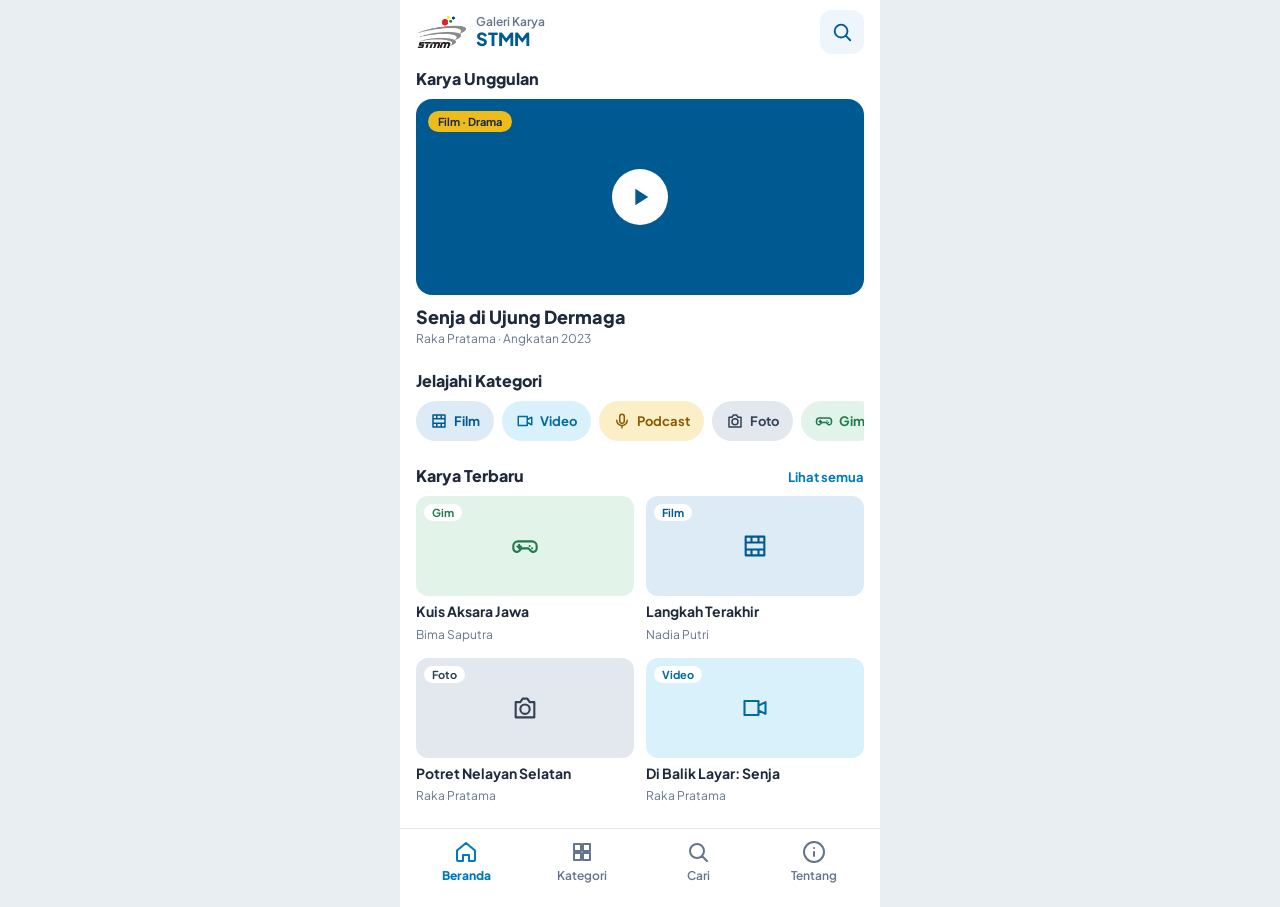
<file: index.html>
<!doctype html>
<html lang="id">
<head>
  <meta charset="utf-8">
  <meta name="viewport" content="width=device-width, initial-scale=1">
  <meta name="theme-color" content="#0179BB">
  <title>Galeri Karya STMM</title>
  <link rel="preconnect" href="https://fonts.googleapis.com">
  <link rel="stylesheet" href="https://fonts.googleapis.com/css2?family=Plus+Jakarta+Sans:wght@400;500;600;700;800&display=swap">
  <link rel="stylesheet" href="css/tokens.css">
  <link rel="stylesheet" href="css/style.css">
  <link rel="stylesheet" href="css/halaman/beranda.css">
</head>
<body data-halaman="beranda">
  <div class="app">
    <!-- Tim 1 · Layar Beranda -->
    <header class="bilah-atas">
      <a class="merek" href="index.html">
        <img src="assets/logo-stmm.png" alt="Logo STMM">
        <span>
          <span class="merek__kecil">Galeri Karya</span>
          <span class="merek__besar">STMM</span>
        </span>
      </a>
      <a class="ikon-tombol ikon-tombol--lembut" href="cari.html" aria-label="Cari karya" id="tombol-cari"></a>
    </header>

    <main class="konten">
      <section class="bagian">
        <h2 class="judul-bagian">Karya Unggulan</h2>
        <div id="unggulan"></div>
      </section>

      <section class="bagian">
        <h2 class="judul-bagian">Jelajahi Kategori</h2>
        <div class="deret-chip deret-chip--geser" id="daftar-kategori"></div>
      </section>

      <section class="bagian">
        <div class="bagian__kepala">
          <h2 class="judul-bagian">Karya Terbaru</h2>
          <a class="tautan-kecil" href="kategori.html">Lihat semua</a>
        </div>
        <div class="grid-2" id="karya-terbaru"></div>
      </section>
    </main>

    <nav class="nav-bawah" id="nav-bawah" aria-label="Navigasi utama">
      <a class="nav-bawah__item" href="index.html" aria-current="page">
        <svg width="24" height="24" viewBox="0 0 24 24" fill="none" stroke="currentColor" stroke-width="2" stroke-linecap="round" stroke-linejoin="round" aria-hidden="true"><path d="M3 10.5 12 3l9 7.5V20a1 1 0 0 1-1 1h-5v-6H9v6H4a1 1 0 0 1-1-1z"/></svg>Beranda
      </a>
      <a class="nav-bawah__item" href="kategori.html">
        <svg width="24" height="24" viewBox="0 0 24 24" fill="none" stroke="currentColor" stroke-width="2" stroke-linecap="round" stroke-linejoin="round" aria-hidden="true"><path d="M4 4h7v7H4zM13 4h7v7h-7zM4 13h7v7H4zM13 13h7v7h-7z"/></svg>Kategori
      </a>
      <a class="nav-bawah__item" href="cari.html">
        <svg width="24" height="24" viewBox="0 0 24 24" fill="none" stroke="currentColor" stroke-width="2" stroke-linecap="round" stroke-linejoin="round" aria-hidden="true"><path d="M11 18a7 7 0 1 0 0-14 7 7 0 0 0 0 14zM21 21l-5-5"/></svg>Cari
      </a>
      <a class="nav-bawah__item" href="tentang.html">
        <svg width="24" height="24" viewBox="0 0 24 24" fill="none" stroke="currentColor" stroke-width="2" stroke-linecap="round" stroke-linejoin="round" aria-hidden="true"><path d="M12 22a10 10 0 1 0 0-20 10 10 0 0 0 0 20zM12 16v-4M12 8h.01"/></svg>Tentang
      </a>
    </nav>
  </div>

  <script src="js/data.js"></script>
  <script src="js/app.js"></script>
  <script src="js/halaman/beranda.js"></script>
</body>
</html>
</file>
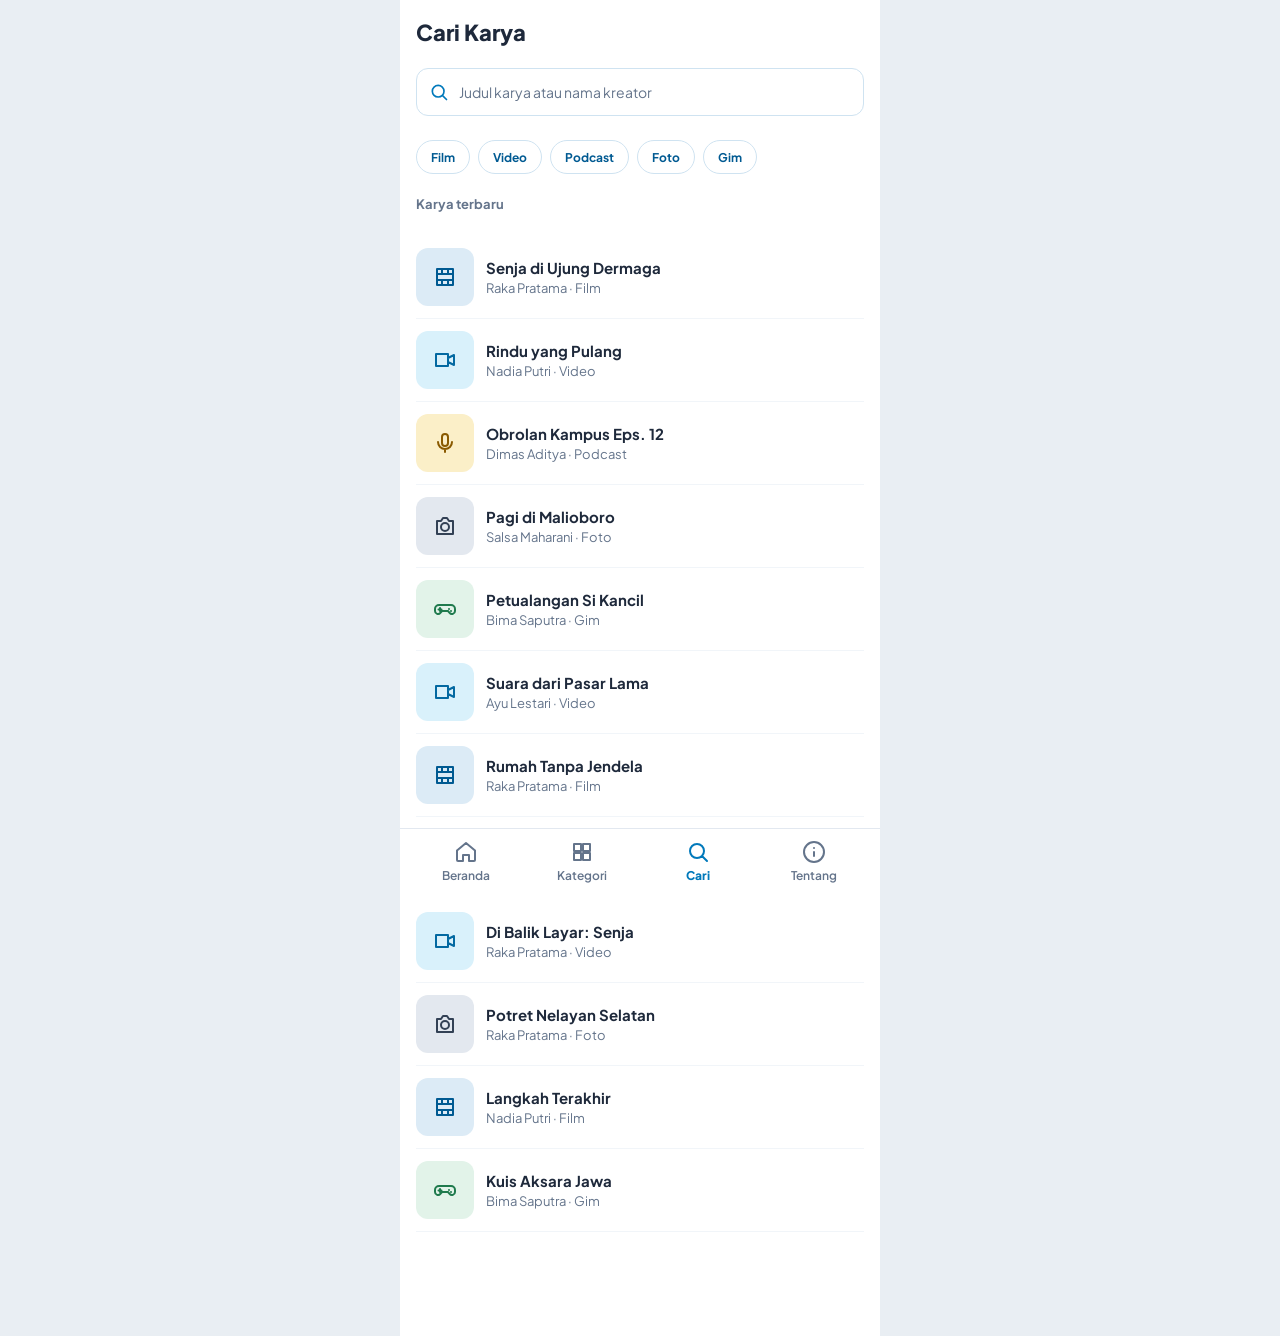
<file: cari.html>
<!doctype html>
<html lang="id">
<head>
  <meta charset="utf-8">
  <meta name="viewport" content="width=device-width, initial-scale=1">
  <meta name="theme-color" content="#0179BB">
  <title>Cari Karya - Galeri Karya STMM</title>
  <link rel="preconnect" href="https://fonts.googleapis.com">
  <link rel="stylesheet" href="https://fonts.googleapis.com/css2?family=Plus+Jakarta+Sans:wght@400;500;600;700;800&display=swap">
  <link rel="stylesheet" href="css/tokens.css">
  <link rel="stylesheet" href="css/style.css">
  <link rel="stylesheet" href="css/halaman/cari.css">
</head>
<body data-halaman="cari">
  <div class="app">
    <header class="bilah-atas">
      <h1 class="judul-layar">Cari Karya</h1>
    </header>

    <main class="konten">
      <!-- Bilah input pencarian -->
      <div class="cari-bar">
        <span class="cari-bar__ikon" id="ikon-cari" aria-hidden="true"></span>
        <input
          type="search"
          id="input-cari"
          class="cari-bar__input"
          placeholder="Judul karya atau nama kreator"
          aria-label="Cari karya atau nama kreator"
          autocomplete="off">
        <button type="button" id="tombol-hapus" class="cari-bar__hapus" aria-label="Hapus pencarian" style="display: none;">
          ✕
        </button>
      </div>

      <!-- Deret chip filter kategori -->
      <div class="deret-chip deret-chip--cari" id="daftar-chip-cari" role="toolbar" aria-label="Filter kategori"></div>

      <!-- Keterangan hasil -->
      <div class="cari-subjudul" id="subjudul-hasil">Karya terbaru</div>

      <!-- Daftar hasil pencarian -->
      <div class="cari-daftar" id="daftar-hasil"></div>

      <!-- Pesan kosong jika tidak ada hasil -->
      <div id="wadah-kosong" style="display: none;"></div>
    </main>

    <nav class="nav-bawah" id="nav-bawah" aria-label="Navigasi utama">
      <a class="nav-bawah__item" href="index.html">
        <svg width="24" height="24" viewBox="0 0 24 24" fill="none" stroke="currentColor" stroke-width="2" stroke-linecap="round" stroke-linejoin="round" aria-hidden="true"><path d="M3 10.5 12 3l9 7.5V20a1 1 0 0 1-1 1h-5v-6H9v6H4a1 1 0 0 1-1-1z"/></svg>Beranda
      </a>
      <a class="nav-bawah__item" href="kategori.html">
        <svg width="24" height="24" viewBox="0 0 24 24" fill="none" stroke="currentColor" stroke-width="2" stroke-linecap="round" stroke-linejoin="round" aria-hidden="true"><path d="M4 4h7v7H4zM13 4h7v7h-7zM4 13h7v7H4zM13 13h7v7h-7z"/></svg>Kategori
      </a>
      <a class="nav-bawah__item" href="cari.html" aria-current="page">
        <svg width="24" height="24" viewBox="0 0 24 24" fill="none" stroke="currentColor" stroke-width="2" stroke-linecap="round" stroke-linejoin="round" aria-hidden="true"><path d="M11 18a7 7 0 1 0 0-14 7 7 0 0 0 0 14zM21 21l-5-5"/></svg>Cari
      </a>
      <a class="nav-bawah__item" href="tentang.html">
        <svg width="24" height="24" viewBox="0 0 24 24" fill="none" stroke="currentColor" stroke-width="2" stroke-linecap="round" stroke-linejoin="round" aria-hidden="true"><path d="M12 22a10 10 0 1 0 0-20 10 10 0 0 0 0 20zM12 16v-4M12 8h.01"/></svg>Tentang
      </a>
    </nav>
  </div>

  <script src="js/data.js"></script>
  <script src="js/app.js"></script>
  <script src="js/halaman/cari.js"></script>
</body>
</html>
</file>
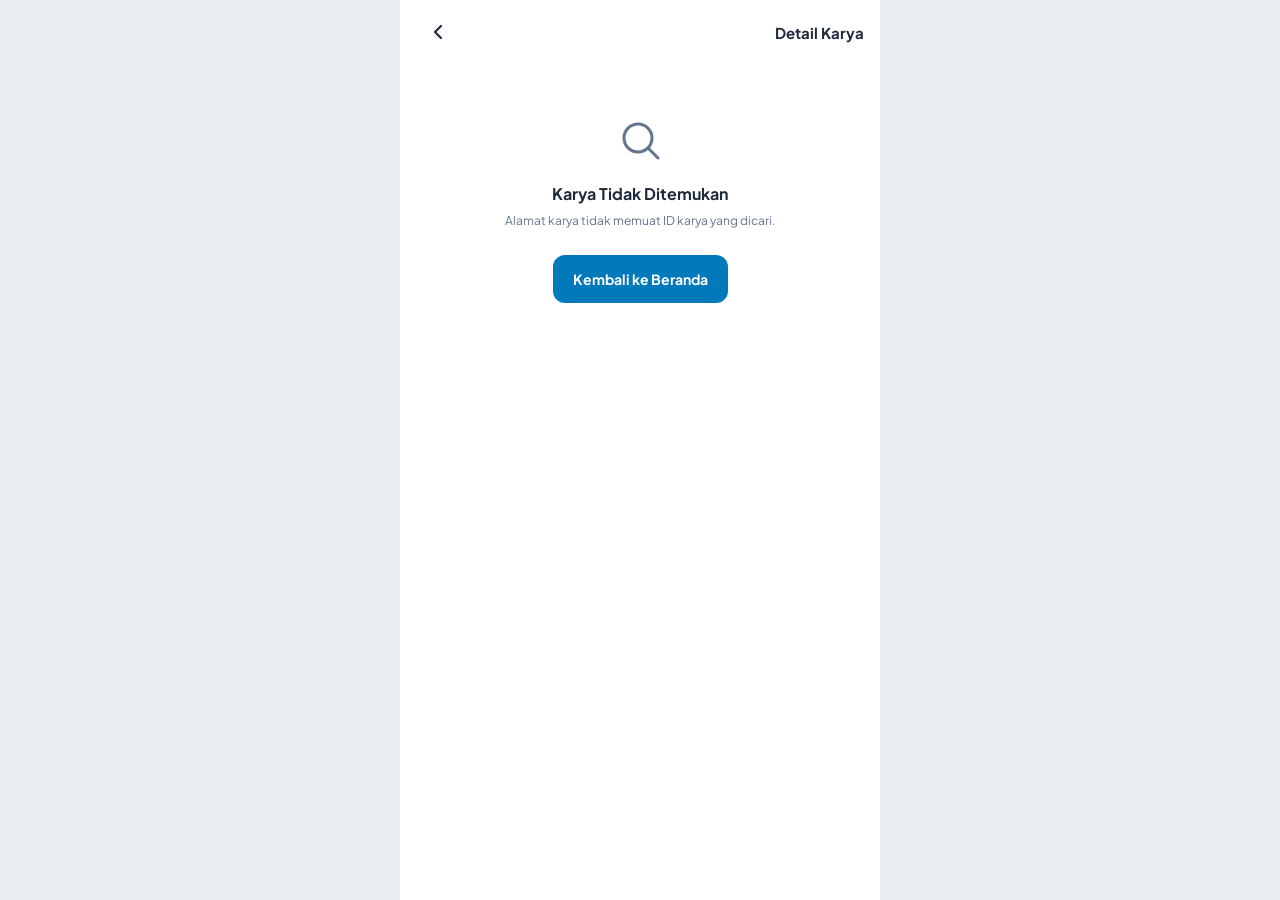
<file: detail.html>
<!doctype html>
<html lang="id">
<head>
  <meta charset="utf-8">
  <meta name="viewport" content="width=device-width, initial-scale=1">
  <meta name="theme-color" content="#0179BB">
  <title>Detail Karya · Galeri Karya STMM</title>
  <link rel="preconnect" href="https://fonts.googleapis.com">
  <link rel="stylesheet" href="https://fonts.googleapis.com/css2?family=Plus+Jakarta+Sans:wght@400;500;600;700;800&display=swap">
  <link rel="stylesheet" href="css/tokens.css">
  <link rel="stylesheet" href="css/style.css">
  <link rel="stylesheet" href="css/halaman/detail.css">
</head>
<body data-halaman="detail">
  <div class="app app--tanpa-nav">
    <header class="bilah-atas">
      <a class="ikon-tombol" href="index.html" id="tombol-kembali" aria-label="Kembali ke Beranda"></a>
      <h1 class="bilah-atas__judul">Detail Karya</h1>
      <button class="ikon-tombol" id="tombol-bagikan-atas" aria-label="Bagikan karya" type="button"></button>
    </header>

    <main class="konten" id="konten-detail">
      <!-- Konten detail karya atau pesan ramah akan dirender oleh JavaScript -->
    </main>
  </div>

  <script src="js/data.js"></script>
  <script src="js/app.js"></script>
  <script src="js/halaman/detail.js"></script>
</body>
</html>
</file>
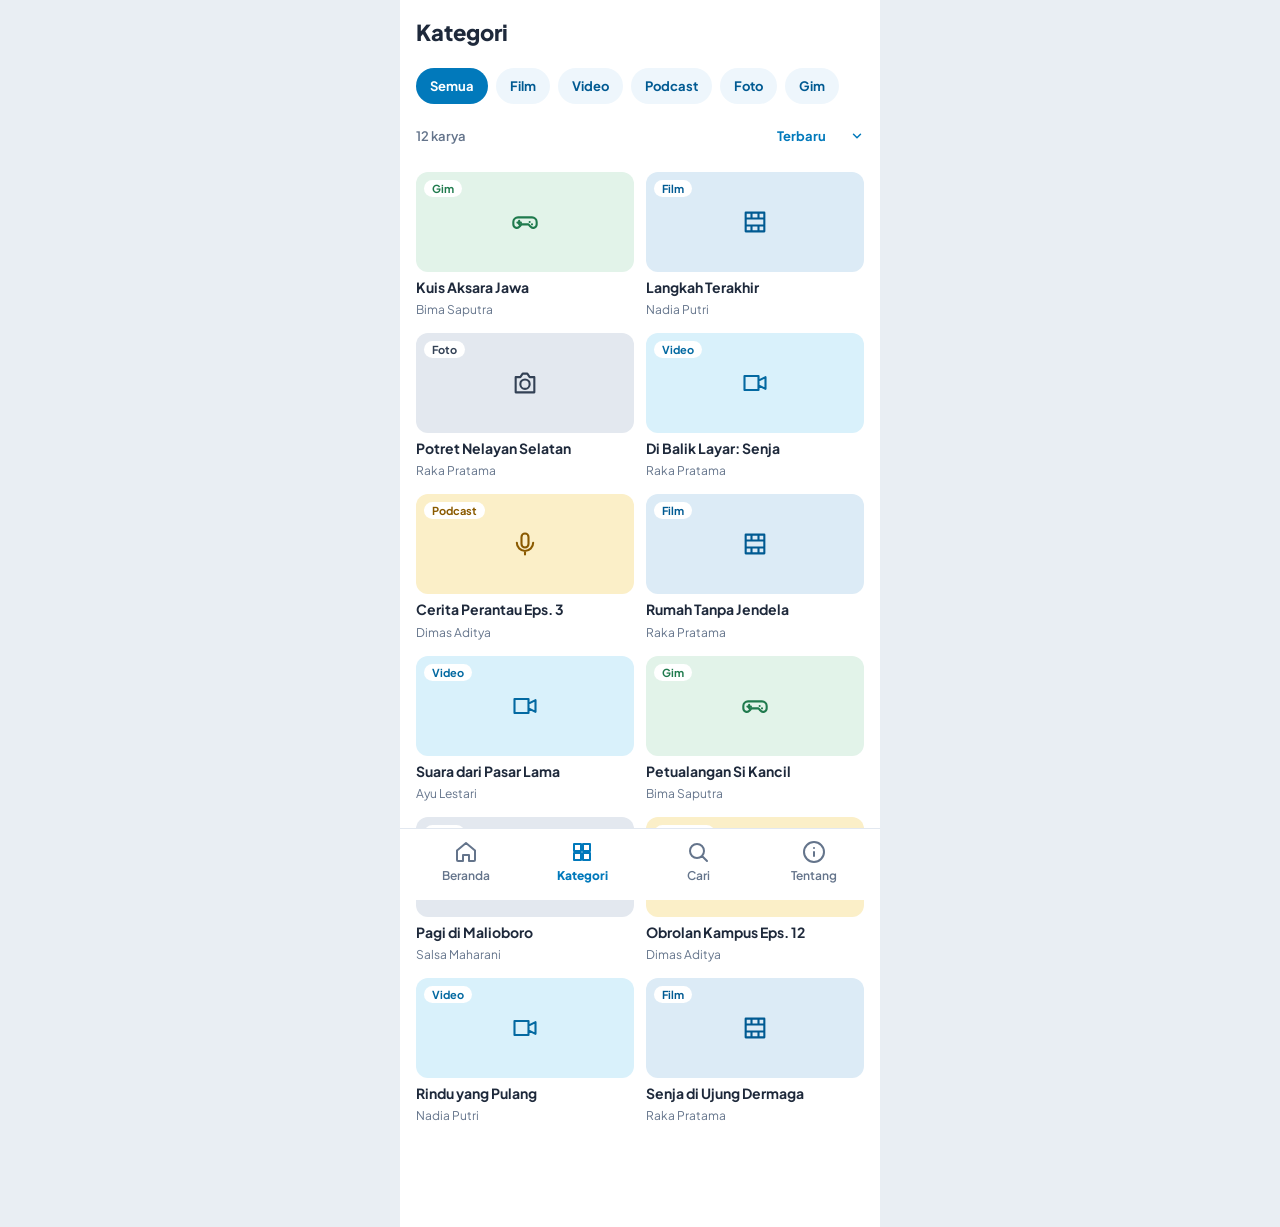
<file: kategori.html>
<!doctype html>
<html lang="id">
<head>
  <meta charset="utf-8">
  <meta name="viewport" content="width=device-width, initial-scale=1">
  <meta name="theme-color" content="#0179BB">
  <title>Kategori - Galeri Karya STMM</title>
  <link rel="preconnect" href="https://fonts.googleapis.com">
  <link rel="stylesheet" href="https://fonts.googleapis.com/css2?family=Plus+Jakarta+Sans:wght@400;500;600;700;800&display=swap">
  <link rel="stylesheet" href="css/tokens.css">
  <link rel="stylesheet" href="css/style.css">
  <link rel="stylesheet" href="css/halaman/kategori.css">
</head>
<body data-halaman="kategori">
  <div class="app">
    <header class="bilah-atas">
      <h1 class="judul-layar">Kategori</h1>
    </header>

    <main class="konten">
      <!-- Deret chip kategori -->
      <div class="deret-chip" id="daftar-chip" role="toolbar" aria-label="Filter kategori karya"></div>

      <!-- Bar info dan pengurutan -->
      <div class="kategori-bar">
        <span class="kategori-bar__info" id="info-jumlah-karya">Memuat karya...</span>
        <div class="kategori-urutkan">
          <label for="pilih-urutan" class="sr-only">Urutkan karya</label>
          <select id="pilih-urutan" class="kategori-urutkan__select">
            <option value="terbaru">Terbaru</option>
            <option value="terlama">Terlama</option>
            <option value="az">Judul (A-Z)</option>
          </select>
          <span class="kategori-urutkan__ikon" id="ikon-urutan" aria-hidden="true"></span>
        </div>
      </div>

      <!-- Grid karya -->
      <div class="grid-2" id="grid-karya"></div>

      <!-- Pesan kosong jika tidak ada karya -->
      <div id="wadah-kosong" style="display: none;"></div>
    </main>

    <nav class="nav-bawah" id="nav-bawah" aria-label="Navigasi utama">
      <a class="nav-bawah__item" href="index.html">
        <svg width="24" height="24" viewBox="0 0 24 24" fill="none" stroke="currentColor" stroke-width="2" stroke-linecap="round" stroke-linejoin="round" aria-hidden="true"><path d="M3 10.5 12 3l9 7.5V20a1 1 0 0 1-1 1h-5v-6H9v6H4a1 1 0 0 1-1-1z"/></svg>Beranda
      </a>
      <a class="nav-bawah__item" href="kategori.html" aria-current="page">
        <svg width="24" height="24" viewBox="0 0 24 24" fill="none" stroke="currentColor" stroke-width="2" stroke-linecap="round" stroke-linejoin="round" aria-hidden="true"><path d="M4 4h7v7H4zM13 4h7v7h-7zM4 13h7v7H4zM13 13h7v7h-7z"/></svg>Kategori
      </a>
      <a class="nav-bawah__item" href="cari.html">
        <svg width="24" height="24" viewBox="0 0 24 24" fill="none" stroke="currentColor" stroke-width="2" stroke-linecap="round" stroke-linejoin="round" aria-hidden="true"><path d="M11 18a7 7 0 1 0 0-14 7 7 0 0 0 0 14zM21 21l-5-5"/></svg>Cari
      </a>
      <a class="nav-bawah__item" href="tentang.html">
        <svg width="24" height="24" viewBox="0 0 24 24" fill="none" stroke="currentColor" stroke-width="2" stroke-linecap="round" stroke-linejoin="round" aria-hidden="true"><path d="M12 22a10 10 0 1 0 0-20 10 10 0 0 0 0 20zM12 16v-4M12 8h.01"/></svg>Tentang
      </a>
    </nav>
  </div>

  <script src="js/data.js"></script>
  <script src="js/app.js"></script>
  <script src="js/halaman/kategori.js"></script>
</body>
</html>
</file>
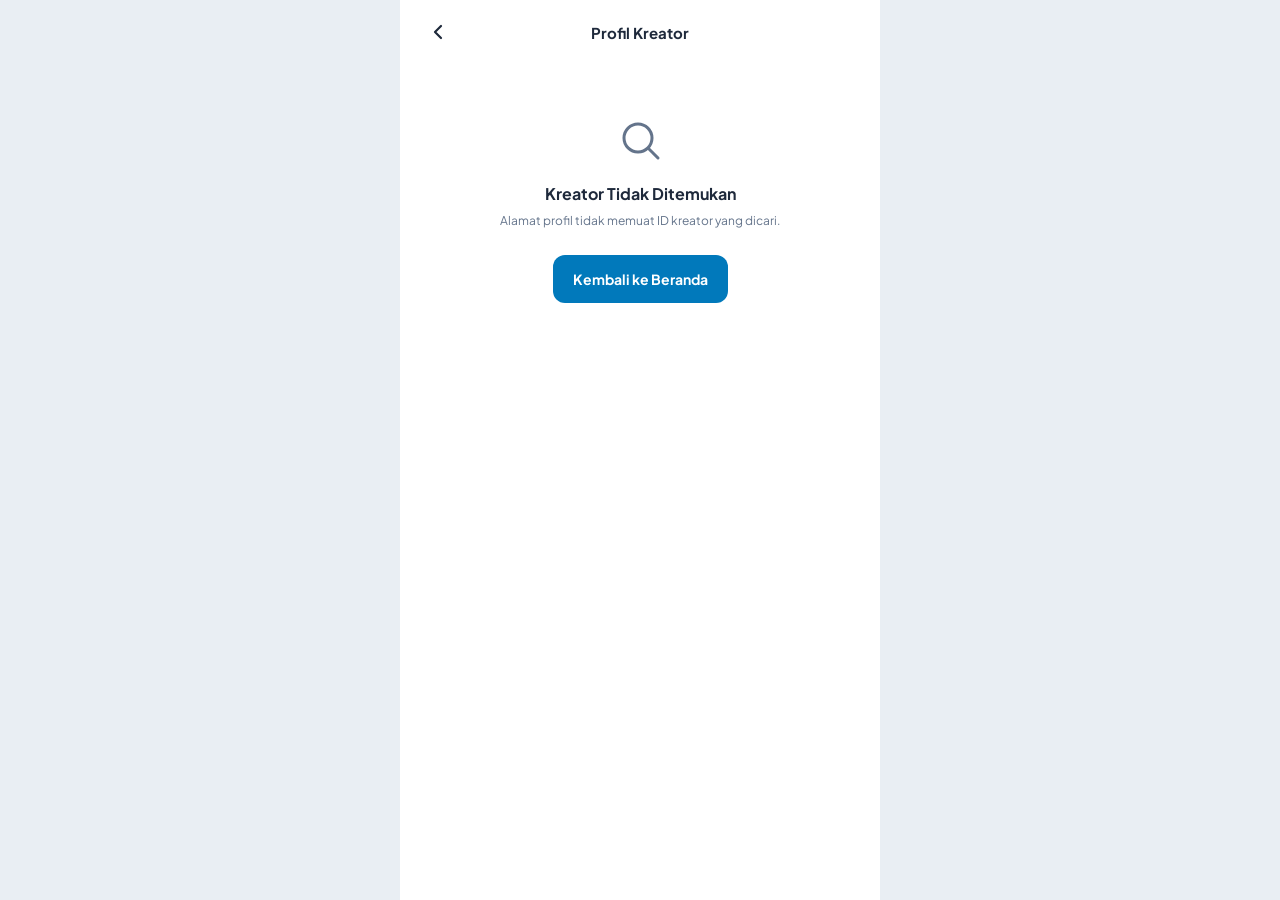
<file: kreator.html>
<!doctype html>
<html lang="id">
<head>
  <meta charset="utf-8">
  <meta name="viewport" content="width=device-width, initial-scale=1">
  <meta name="theme-color" content="#005A92">
  <title>Profil Kreator - Galeri Karya STMM</title>
  <link rel="preconnect" href="https://fonts.googleapis.com">
  <link rel="stylesheet" href="https://fonts.googleapis.com/css2?family=Plus+Jakarta+Sans:wght@400;500;600;700;800&display=swap">
  <link rel="stylesheet" href="css/tokens.css">
  <link rel="stylesheet" href="css/style.css">
  <link rel="stylesheet" href="css/halaman/kreator.css">
</head>
<body data-halaman="kreator">
  <div class="app app--tanpa-nav" id="wadah-kreator">
    <!-- Konten profil kreator akan dirender secara dinamis oleh JavaScript -->
  </div>

  <script src="js/data.js"></script>
  <script src="js/app.js"></script>
  <script src="js/halaman/kreator.js"></script>
</body>
</html>
</file>
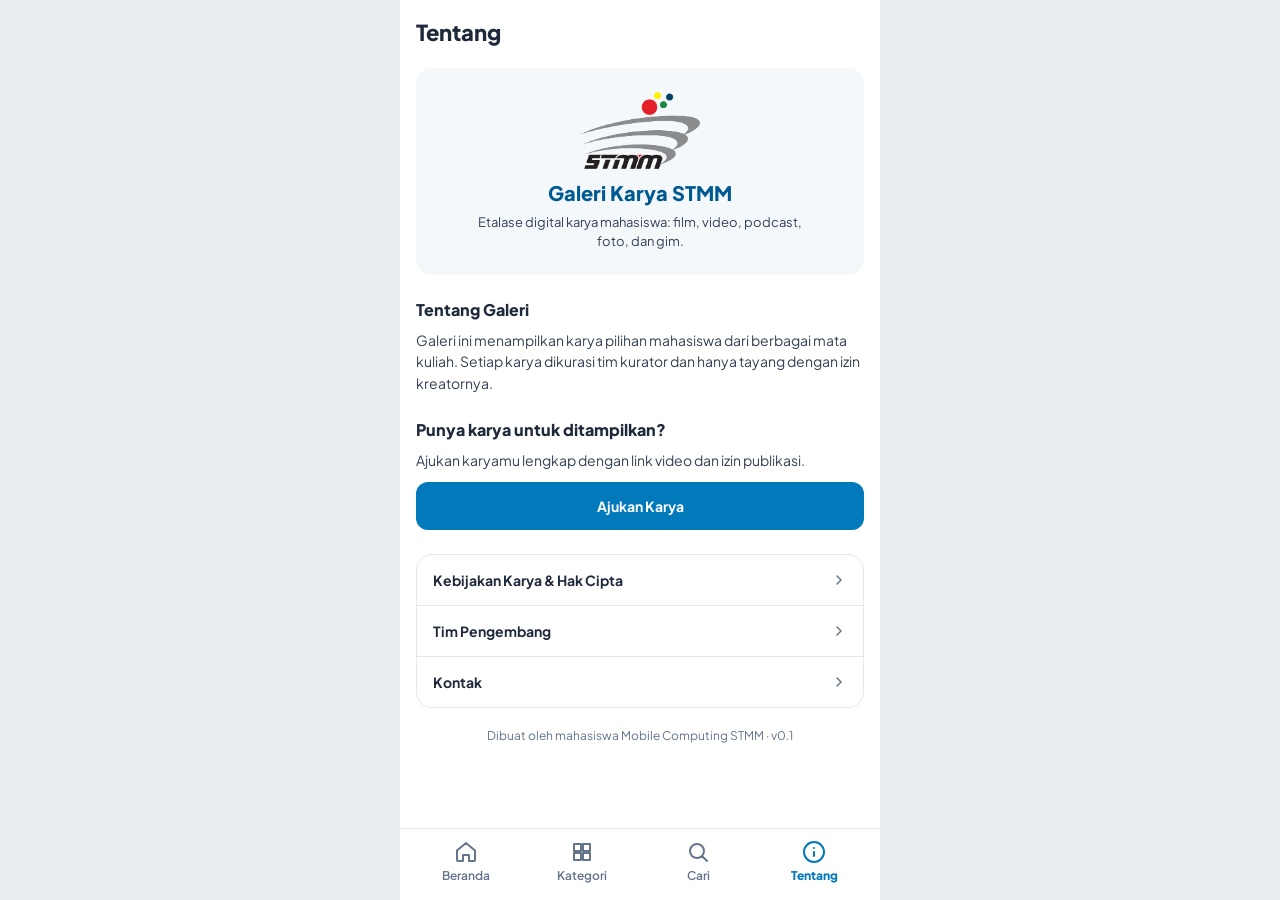
<file: tentang.html>
<!doctype html>
<html lang="id">
<head>
  <meta charset="utf-8">
  <meta name="viewport" content="width=device-width, initial-scale=1">
  <meta name="theme-color" content="#0179BB">
  <title>Tentang - Galeri Karya STMM</title>
  <link rel="preconnect" href="https://fonts.googleapis.com">
  <link rel="stylesheet" href="https://fonts.googleapis.com/css2?family=Plus+Jakarta+Sans:wght@400;500;600;700;800&display=swap">
  <link rel="stylesheet" href="css/tokens.css">
  <link rel="stylesheet" href="css/style.css">
  <link rel="stylesheet" href="css/halaman/tentang.css">
</head>
<body data-halaman="tentang">
  <div class="app">
    <header class="bilah-atas">
      <h1 class="judul-layar">Tentang</h1>
    </header>

    <main class="konten">
      <!-- Kartu identitas brand -->
      <div class="tentang-hero">
        <img class="tentang-hero__logo" src="assets/logo-stmm.png" alt="Logo STMM">
        <div class="tentang-hero__judul">Galeri Karya STMM</div>
        <div class="tentang-hero__tagline">
          Etalase digital karya mahasiswa: film, video, podcast, foto, dan gim.
        </div>
      </div>

      <!-- Tentang Galeri -->
      <section class="bagian">
        <h2 class="judul-bagian">Tentang Galeri</h2>
        <p class="teks-isi">
          Galeri ini menampilkan karya pilihan mahasiswa dari berbagai mata kuliah. Setiap karya dikurasi tim kurator dan hanya tayang dengan izin kreatornya.
        </p>
      </section>

      <!-- Punya karya untuk ditampilkan? -->
      <section class="bagian">
        <h2 class="judul-bagian">Punya karya untuk ditampilkan?</h2>
        <p class="teks-isi">
          Ajukan karyamu lengkap dengan link video dan izin publikasi.
        </p>
        <button type="button" class="tombol tombol--utama tombol--penuh-lebar" id="tombol-ajukan">
          Ajukan Karya
        </button>
      </section>

      <!-- Grup Menu Informasi -->
      <div class="tentang-menu">
        <button type="button" class="tentang-menu__item" id="menu-kebijakan">
          <span>Kebijakan Karya &amp; Hak Cipta</span>
          <span class="tentang-menu__ikon" aria-hidden="true">
            <svg width="16" height="16" viewBox="0 0 24 24" fill="none" stroke="currentColor" stroke-width="2.2" stroke-linecap="round" stroke-linejoin="round"><path d="m9 18 6-6-6-6"/></svg>
          </span>
        </button>
        <button type="button" class="tentang-menu__item" id="menu-tim">
          <span>Tim Pengembang</span>
          <span class="tentang-menu__ikon" aria-hidden="true">
            <svg width="16" height="16" viewBox="0 0 24 24" fill="none" stroke="currentColor" stroke-width="2.2" stroke-linecap="round" stroke-linejoin="round"><path d="m9 18 6-6-6-6"/></svg>
          </span>
        </button>
        <button type="button" class="tentang-menu__item" id="menu-kontak">
          <span>Kontak</span>
          <span class="tentang-menu__ikon" aria-hidden="true">
            <svg width="16" height="16" viewBox="0 0 24 24" fill="none" stroke="currentColor" stroke-width="2.2" stroke-linecap="round" stroke-linejoin="round"><path d="m9 18 6-6-6-6"/></svg>
          </span>
        </button>
      </div>

      <!-- Catatan Kaki -->
      <div class="tentang-footer">
        Dibuat oleh mahasiswa Mobile Computing STMM &middot; v0.1
      </div>
    </main>

    <nav class="nav-bawah" id="nav-bawah" aria-label="Navigasi utama">
      <a class="nav-bawah__item" href="index.html">
        <svg width="24" height="24" viewBox="0 0 24 24" fill="none" stroke="currentColor" stroke-width="2" stroke-linecap="round" stroke-linejoin="round" aria-hidden="true"><path d="M3 10.5 12 3l9 7.5V20a1 1 0 0 1-1 1h-5v-6H9v6H4a1 1 0 0 1-1-1z"/></svg>Beranda
      </a>
      <a class="nav-bawah__item" href="kategori.html">
        <svg width="24" height="24" viewBox="0 0 24 24" fill="none" stroke="currentColor" stroke-width="2" stroke-linecap="round" stroke-linejoin="round" aria-hidden="true"><path d="M4 4h7v7H4zM13 4h7v7h-7zM4 13h7v7H4zM13 13h7v7h-7z"/></svg>Kategori
      </a>
      <a class="nav-bawah__item" href="cari.html">
        <svg width="24" height="24" viewBox="0 0 24 24" fill="none" stroke="currentColor" stroke-width="2" stroke-linecap="round" stroke-linejoin="round" aria-hidden="true"><path d="M11 18a7 7 0 1 0 0-14 7 7 0 0 0 0 14zM21 21l-5-5"/></svg>Cari
      </a>
      <a class="nav-bawah__item" href="tentang.html" aria-current="page">
        <svg width="24" height="24" viewBox="0 0 24 24" fill="none" stroke="currentColor" stroke-width="2" stroke-linecap="round" stroke-linejoin="round" aria-hidden="true"><path d="M12 22a10 10 0 1 0 0-20 10 10 0 0 0 0 20zM12 16v-4M12 8h.01"/></svg>Tentang
      </a>
    </nav>
  </div>

  <script src="js/data.js"></script>
  <script src="js/app.js"></script>
  <script src="js/halaman/tentang.js"></script>
</body>
</html>
</file>
<file: css/tokens.css>
/* ==========================================================
   DESIGN TOKEN — Galeri Karya STMM
   Nilai dasar dari style guide (lihat kanvas desain hi-fi).
   File BERSAMA: hanya dosen/integrator yang boleh mengubah.
   ========================================================== */

:root {
  /* Warna */
  --warna-utama: #0179BB;
  --warna-tua: #005A92;
  --warna-aksen: #EDBB1A;
  --warna-teks: #1E293B;
  --warna-teks-isi: #334155;
  --warna-redup: #64748B;
  --warna-latar: #EEF6FC;
  --warna-latar-lembut: #F4F8FB;
  --warna-garis: #E2E8F0;
  --warna-putih: #FFFFFF;
  --warna-pemutar: #0B2540;

  /* Tipografi */
  --font-utama: 'Plus Jakarta Sans', Arial, sans-serif;
  --teks-layar: 22px;   /* judul layar */
  --teks-karya: 18px;   /* judul karya unggulan */
  --teks-bagian: 16px;  /* judul bagian */
  --teks-isi: 14px;     /* teks isi */
  --teks-ket: 12px;     /* keterangan */

  /* Jarak */
  --jarak-1: 4px;
  --jarak-2: 8px;
  --jarak-3: 12px;
  --jarak-4: 16px;
  --jarak-5: 24px;
  --jarak-6: 32px;

  /* Sudut */
  --sudut-kecil: 8px;
  --sudut-sedang: 12px;
  --sudut-besar: 16px;
  --sudut-pil: 999px;

  /* Ukuran tata letak */
  --tinggi-nav: 72px;
  --lebar-maks: 480px;
}
</file>
<file: css/style.css>
/* ==========================================================
   KOMPONEN BERSAMA — dipakai semua layar.
   File BERSAMA: hanya dosen/integrator yang boleh mengubah.
   Gaya khusus satu layar ada di css/halaman/<nama-layar>.css
   ========================================================== */

* { box-sizing: border-box; }

body {
  margin: 0;
  font-family: var(--font-utama);
  font-size: var(--teks-isi);
  color: var(--warna-teks);
  background: #E9EEF3; /* terlihat hanya di layar lebar, di luar bingkai aplikasi */
}

a { color: var(--warna-utama); }
img { max-width: 100%; display: block; }
h1, h2, h3, p { margin: 0; }

/* ---------- Bingkai aplikasi ---------- */
.app {
  max-width: var(--lebar-maks);
  min-height: 100vh;
  margin: 0 auto;
  background: var(--warna-putih);
  padding-bottom: calc(var(--tinggi-nav) + var(--jarak-4));
}
.app--tanpa-nav { padding-bottom: var(--jarak-6); }

.konten {
  display: flex;
  flex-direction: column;
  gap: var(--jarak-5);
  padding: var(--jarak-1) var(--jarak-4) var(--jarak-4);
}

/* ---------- Bilah atas ---------- */
.bilah-atas {
  height: 64px;
  display: flex;
  align-items: center;
  justify-content: space-between;
  padding: 0 var(--jarak-4);
}
.bilah-atas--tengah { padding: 0 var(--jarak-2); height: 56px; }
.bilah-atas__judul { font-size: 15px; font-weight: 700; }

.merek { display: flex; align-items: center; gap: 10px; text-decoration: none; }
.merek img { width: 50px; height: 32px; object-fit: contain; }
.merek__kecil { display: block; font-size: var(--teks-ket); font-weight: 600; color: var(--warna-redup); line-height: 1.2; }
.merek__besar { display: block; font-size: var(--teks-karya); font-weight: 800; color: var(--warna-tua); line-height: 1.1; }

.judul-layar { font-size: var(--teks-layar); font-weight: 800; }

/* Tombol ikon 44x44 (ukuran sentuh minimal) */
.ikon-tombol {
  width: 44px;
  height: 44px;
  border: none;
  border-radius: var(--sudut-sedang);
  background: transparent;
  color: var(--warna-teks);
  display: inline-flex;
  align-items: center;
  justify-content: center;
  cursor: pointer;
  text-decoration: none;
}
.ikon-tombol--lembut { background: var(--warna-latar); color: var(--warna-tua); }

/* ---------- Navigasi bawah ---------- */
.nav-bawah {
  position: fixed;
  bottom: 0;
  left: 50%;
  transform: translateX(-50%);
  width: 100%;
  max-width: var(--lebar-maks);
  height: var(--tinggi-nav);
  display: flex;
  justify-content: space-around;
  align-items: center;
  padding: 0 var(--jarak-2) 6px;
  background: var(--warna-putih);
  border-top: 1px solid var(--warna-garis);
  z-index: 10;
}
.nav-bawah__item {
  min-width: 64px;
  padding: 6px 0;
  display: flex;
  flex-direction: column;
  align-items: center;
  gap: var(--jarak-1);
  font-size: var(--teks-ket);
  font-weight: 600;
  color: var(--warna-redup);
  text-decoration: none;
}
.nav-bawah__item[aria-current="page"] { color: var(--warna-utama); font-weight: 800; }

/* ---------- Bagian & judul bagian ---------- */
.bagian { display: flex; flex-direction: column; gap: 10px; }
.bagian__kepala { display: flex; justify-content: space-between; align-items: baseline; }
.judul-bagian { font-size: var(--teks-bagian); font-weight: 800; }
.tautan-kecil { font-size: 13px; font-weight: 700; text-decoration: none; }

/* ---------- Kartu karya ---------- */
.grid-2 {
  display: grid;
  grid-template-columns: repeat(2, minmax(0, 1fr));
  gap: var(--jarak-4) var(--jarak-3);
}
.kartu {
  display: flex;
  flex-direction: column;
  gap: 6px;
  color: var(--warna-teks);
  text-decoration: none;
}
.kartu__judul { font-size: var(--teks-isi); font-weight: 700; line-height: 1.3; }
.kartu__kreator { font-size: var(--teks-ket); color: var(--warna-redup); }

/* Thumbnail: warna diambil dari kategori (--kat-bg, --kat-fg) */
.thumb {
  position: relative;
  height: 100px;
  border-radius: var(--sudut-sedang);
  background: var(--kat-bg, var(--warna-latar));
  color: var(--kat-fg, var(--warna-tua));
  display: flex;
  align-items: center;
  justify-content: center;
  overflow: hidden;
}
.thumb img { width: 100%; height: 100%; object-fit: cover; }
.thumb__label {
  position: absolute;
  left: var(--jarak-2);
  top: var(--jarak-2);
  font-size: 11px;
  font-weight: 700;
  color: var(--kat-fg, var(--warna-tua));
  background: var(--warna-putih);
  padding: 2px var(--jarak-2);
  border-radius: var(--sudut-pil);
}

/* ---------- Chip ---------- */
.deret-chip { display: flex; flex-wrap: wrap; gap: var(--jarak-2); }
.chip {
  height: 36px;
  padding: 0 14px;
  border: none;
  border-radius: var(--sudut-pil);
  background: var(--warna-latar);
  color: var(--warna-tua);
  font-family: inherit;
  font-size: 13px;
  font-weight: 700;
  display: inline-flex;
  align-items: center;
  gap: 6px;
  text-decoration: none;
  cursor: pointer;
}
.chip[aria-pressed="true"] { background: var(--warna-utama); color: var(--warna-putih); }
.chip--kategori { height: 40px; background: var(--kat-bg); color: var(--kat-fg); }
.chip--garis { height: 34px; background: var(--warna-putih); border: 1px solid #CFE3F1; font-size: var(--teks-ket); }

.label {
  display: inline-block;
  font-size: 11px;
  font-weight: 700;
  padding: var(--jarak-1) 10px;
  border-radius: var(--sudut-pil);
  background: #F1F5F9;
  color: #475569;
}
.label--aksen { background: var(--warna-aksen); color: var(--warna-teks); }

/* ---------- Tombol ---------- */
.tombol {
  height: 48px;
  padding: 0 20px;
  border-radius: var(--sudut-sedang);
  font-family: inherit;
  font-size: var(--teks-isi);
  font-weight: 700;
  display: inline-flex;
  align-items: center;
  justify-content: center;
  gap: var(--jarak-2);
  text-decoration: none;
  cursor: pointer;
}
.tombol--utama { border: none; background: var(--warna-utama); color: var(--warna-putih); }
.tombol--garis { border: 1.5px solid var(--warna-utama); background: var(--warna-putih); color: var(--warna-utama); }
.tombol--penuh { flex: 1; }

/* ---------- Teks isi ---------- */
.teks-isi { font-size: var(--teks-isi); line-height: 1.55; color: var(--warna-teks-isi); }
.teks-redup { font-size: var(--teks-ket); color: var(--warna-redup); }

/* ---------- Pesan kosong / tidak ditemukan ---------- */
.pesan-kosong {
  display: flex;
  flex-direction: column;
  align-items: center;
  gap: var(--jarak-2);
  padding: 48px var(--jarak-4);
  text-align: center;
}
.pesan-kosong strong { font-size: var(--teks-bagian); }

/* ---------- Toast (pesan singkat) ---------- */
.toast {
  position: fixed;
  left: 50%;
  bottom: calc(var(--tinggi-nav) + var(--jarak-4));
  transform: translateX(-50%);
  background: var(--warna-teks);
  color: var(--warna-putih);
  font-size: 13px;
  font-weight: 600;
  padding: 10px var(--jarak-4);
  border-radius: var(--sudut-pil);
  z-index: 20;
}

/* Hanya untuk pembaca layar */
.sr-only {
  position: absolute;
  width: 1px;
  height: 1px;
  overflow: hidden;
  clip: rect(0 0 0 0);
  white-space: nowrap;
}
</file>
<file: css/halaman/beranda.css>
/* Tim 1 · Gaya khusus layar Beranda */

.unggulan {
  display: flex;
  flex-direction: column;
  gap: 10px;
  color: var(--warna-teks);
  text-decoration: none;
}
.unggulan__gambar {
  position: relative;
  height: 196px;
  border-radius: var(--sudut-besar);
  background: var(--warna-tua);
  display: flex;
  align-items: center;
  justify-content: center;
  overflow: hidden;
}
.unggulan__gambar img { width: 100%; height: 100%; object-fit: cover; }
.unggulan__gambar .label { position: absolute; left: var(--jarak-3); top: var(--jarak-3); }
.unggulan__putar {
  position: absolute;
  width: 56px;
  height: 56px;
  border-radius: var(--sudut-pil);
  background: var(--warna-putih);
  color: var(--warna-tua);
  display: flex;
  align-items: center;
  justify-content: center;
}
.unggulan__judul { font-size: var(--teks-karya); font-weight: 800; line-height: 1.3; }

/* Chip kategori bisa digeser ke samping, tidak turun baris */
.deret-chip--geser { flex-wrap: nowrap; overflow-x: auto; scrollbar-width: none; }
.deret-chip--geser .chip { flex: none; }
</file>
<file: css/halaman/cari.css>
/* ==========================================================
   Gaya khusus layar Cari Karya - Galeri Karya STMM
   ========================================================== */

/* Bilah input pencarian */
.cari-bar {
  position: relative;
  display: flex;
  align-items: center;
  background: var(--warna-putih);
  border: 1.5px solid #CFE3F1;
  border-radius: var(--sudut-sedang);
  padding: 0 var(--jarak-3);
  height: 48px;
  gap: var(--jarak-2);
  transition: border-color 0.15s ease, box-shadow 0.15s ease;
}

.cari-bar:focus-within {
  border-color: var(--warna-utama);
  box-shadow: 0 0 0 3px rgba(1, 121, 187, 0.12);
}

.cari-bar__ikon {
  color: var(--warna-utama);
  display: flex;
  align-items: center;
  flex-shrink: 0;
}

.cari-bar__input {
  flex: 1;
  border: none;
  background: transparent;
  font-family: inherit;
  font-size: var(--teks-isi);
  color: var(--warna-teks);
  outline: none;
  min-width: 0;
}

.cari-bar__input::placeholder {
  color: var(--warna-redup);
}

/* Tombol hapus pencarian */
.cari-bar__hapus {
  border: none;
  background: transparent;
  color: var(--warna-redup);
  cursor: pointer;
  padding: 4px;
  display: flex;
  align-items: center;
  justify-content: center;
}

.cari-bar__hapus:hover {
  color: var(--warna-teks);
}

/* Deret chip pencarian */
.deret-chip--cari {
  display: flex;
  flex-wrap: nowrap;
  overflow-x: auto;
  scrollbar-width: none;
  gap: var(--jarak-2);
  padding-bottom: 2px;
}

.deret-chip--cari::-webkit-scrollbar {
  display: none;
}

.deret-chip--cari .chip {
  flex: none;
}

.deret-chip--cari .chip--garis[aria-pressed="true"] {
  background: var(--warna-utama);
  color: var(--warna-putih);
  border-color: var(--warna-utama);
}

/* Keterangan sub-judul seksi */
.cari-subjudul {
  font-size: 13px;
  font-weight: 700;
  color: var(--warna-redup);
  margin-top: calc(var(--jarak-1) * -1);
}

/* Daftar hasil pencarian horisontal */
.cari-daftar {
  display: flex;
  flex-direction: column;
}

.cari-item {
  display: flex;
  align-items: center;
  gap: var(--jarak-3);
  padding: var(--jarak-3) 0;
  border-bottom: 1px solid #F1F5F9;
  text-decoration: none;
  color: var(--warna-teks);
  transition: opacity 0.15s ease;
}

.cari-item:active {
  opacity: 0.7;
}

.cari-item__thumb {
  width: 58px;
  height: 58px;
  border-radius: var(--sudut-sedang);
  background: var(--kat-bg, var(--warna-latar));
  color: var(--kat-fg, var(--warna-tua));
  display: flex;
  align-items: center;
  justify-content: center;
  flex-shrink: 0;
}

.cari-item__info {
  flex: 1;
  min-width: 0;
  display: flex;
  flex-direction: column;
  gap: 3px;
}

.cari-item__judul {
  font-size: 15px;
  font-weight: 700;
  color: var(--warna-teks);
  line-height: 1.3;
}

.cari-item__sub {
  font-size: 13px;
  color: var(--warna-redup);
  white-space: nowrap;
  overflow: hidden;
  text-overflow: ellipsis;
}
</file>
<file: css/halaman/detail.css>
/* ==========================================================
   Gaya khusus layar Detail Karya — Galeri Karya STMM
   ========================================================== */

/* Pemutar video YouTube / Media preview */
.detail-pemutar {
  position: relative;
  width: 100%;
  aspect-ratio: 16 / 9;
  background-color: var(--warna-pemutar);
  border-radius: var(--sudut-besar);
  display: flex;
  align-items: center;
  justify-content: center;
  overflow: hidden;
  color: var(--warna-putih);
}

.detail-pemutar iframe {
  width: 100%;
  height: 100%;
  border: 0;
}

.detail-pemutar__putar {
  width: 56px;
  height: 56px;
  border-radius: var(--sudut-pil);
  background: var(--warna-putih);
  color: var(--warna-tua);
  display: flex;
  align-items: center;
  justify-content: center;
  box-shadow: 0 4px 12px rgba(0, 0, 0, 0.25);
  cursor: pointer;
  transition: transform 0.15s ease;
  border: none;
  padding: 0;
}

.detail-pemutar__putar svg {
  margin-left: 3px; /* Penyelarasan visual segitiga putar */
}

.detail-pemutar__putar:hover {
  transform: scale(1.05);
}

.detail-pemutar__keterangan {
  position: absolute;
  bottom: var(--jarak-3);
  left: var(--jarak-3);
  font-size: var(--teks-ket);
  color: rgba(255, 255, 255, 0.85);
  font-weight: 500;
  pointer-events: none;
}

/* Chip Kategori & Genre pada layar detail */
.deret-chip .chip {
  height: 36px;
}

.chip--genre {
  background: #F1F5F9;
  color: #475569;
}

/* Judul karya */
.detail-judul {
  font-size: 22px;
  font-weight: 800;
  color: var(--warna-teks);
  line-height: 1.25;
}

/* Kartu Kreator */
.detail-kreator {
  display: flex;
  align-items: center;
  gap: var(--jarak-3);
  padding: var(--jarak-3) var(--jarak-4);
  background: var(--warna-latar-lembut);
  border-radius: var(--sudut-sedang);
}

.detail-kreator__avatar {
  width: 44px;
  height: 44px;
  border-radius: var(--sudut-pil);
  background: var(--warna-utama);
  color: var(--warna-putih);
  font-size: 15px;
  font-weight: 800;
  display: flex;
  align-items: center;
  justify-content: center;
  flex-shrink: 0;
  letter-spacing: 0.5px;
}

.detail-kreator__info {
  flex: 1;
  min-width: 0;
  display: flex;
  flex-direction: column;
  gap: 2px;
}

.detail-kreator__nama {
  font-size: 15px;
  font-weight: 700;
  color: var(--warna-teks);
}

.detail-kreator__sub {
  font-size: var(--teks-ket);
  color: var(--warna-redup);
  white-space: nowrap;
  overflow: hidden;
  text-overflow: ellipsis;
}

.detail-kreator__profil {
  font-size: 13px;
  font-weight: 700;
  color: var(--warna-utama);
  text-decoration: none;
  padding: var(--jarak-1) var(--jarak-2);
}

.detail-kreator__profil:hover {
  text-decoration: underline;
}

/* Kotak Info Metadata (Tahun, Durasi, Mata Kuliah) */
.detail-meta-grid {
  display: grid;
  grid-template-columns: repeat(3, minmax(0, 1fr));
  gap: var(--jarak-2);
}

.detail-meta-box {
  border: 1px solid var(--warna-garis);
  border-radius: var(--sudut-sedang);
  padding: 10px 12px;
  display: flex;
  flex-direction: column;
  gap: 4px;
  background: var(--warna-putih);
}

.detail-meta-box__label {
  font-size: 11px;
  color: var(--warna-redup);
  font-weight: 600;
}

.detail-meta-box__nilai {
  font-size: 14px;
  font-weight: 800;
  color: var(--warna-teks);
  line-height: 1.2;
  word-break: break-word;
}

/* Tombol Aksi */
.detail-aksi {
  display: flex;
  gap: var(--jarak-3);
}

.detail-aksi .tombol {
  flex: 1;
}
</file>
<file: css/halaman/kategori.css>
/* ==========================================================
   Gaya khusus layar Kategori — Galeri Karya STMM
   ========================================================== */

/* Bilah info jumlah karya & pengurutan */
.kategori-bar {
  display: flex;
  justify-content: space-between;
  align-items: center;
  margin-top: calc(var(--jarak-1) * -1);
}

.kategori-bar__info {
  font-size: 13px;
  font-weight: 600;
  color: var(--warna-redup);
}

.kategori-urutkan {
  position: relative;
  display: inline-flex;
  align-items: center;
}

.kategori-urutkan__select {
  appearance: none;
  -webkit-appearance: none;
  background: transparent;
  border: none;
  font-family: inherit;
  font-size: 13px;
  font-weight: 700;
  color: var(--warna-utama);
  padding: 4px 18px 4px 4px;
  cursor: pointer;
  outline: none;
}

.kategori-urutkan__ikon {
  position: absolute;
  right: 0;
  pointer-events: none;
  color: var(--warna-utama);
  display: flex;
  align-items: center;
}

/* Transisi halus saat chip dipilih */
.deret-chip .chip {
  transition: background-color 0.15s ease, color 0.15s ease;
}
</file>
<file: css/halaman/kreator.css>
/* ==========================================================
   Gaya khusus layar Profil Kreator - Galeri Karya STMM
   ========================================================== */

/* Hero banner profil berlatar biru */
.kreator-hero {
  background: var(--warna-tua);
  color: var(--warna-putih);
  padding-bottom: 52px;
}

.kreator-hero .bilah-atas {
  color: var(--warna-putih);
}

.kreator-hero .ikon-tombol {
  color: var(--warna-putih);
}

.kreator-hero__badan {
  display: flex;
  flex-direction: column;
  align-items: center;
  text-align: center;
  gap: var(--jarak-2);
  padding: 0 var(--jarak-4);
}

/* Avatar bundar berbingkai emas */
.kreator-hero__avatar {
  width: 90px;
  height: 90px;
  border-radius: var(--sudut-pil);
  background: var(--warna-putih);
  color: var(--warna-tua);
  border: 4px solid var(--warna-aksen);
  font-size: 28px;
  font-weight: 800;
  display: flex;
  align-items: center;
  justify-content: center;
  letter-spacing: 0.5px;
  box-shadow: 0 4px 12px rgba(0, 0, 0, 0.15);
}

.kreator-hero__nama {
  font-size: 22px;
  font-weight: 800;
  color: var(--warna-putih);
  line-height: 1.2;
}

.kreator-hero__sub {
  font-size: 13px;
  font-weight: 500;
  color: rgba(255, 255, 255, 0.85);
}

/* Kartu statistik mengambang (floating stats) */
.kreator-stats {
  display: grid;
  grid-template-columns: repeat(3, minmax(0, 1fr));
  gap: var(--jarak-3);
  padding: 0 var(--jarak-4);
  margin-top: -36px;
  position: relative;
  z-index: 2;
}

.kreator-stats__kartu {
  background: var(--warna-putih);
  border-radius: var(--sudut-sedang);
  padding: var(--jarak-3) var(--jarak-2);
  text-align: center;
  box-shadow: 0 4px 16px rgba(0, 0, 0, 0.08);
  display: flex;
  flex-direction: column;
  align-items: center;
  justify-content: center;
  gap: 2px;
}

.kreator-stats__nilai {
  font-size: 20px;
  font-weight: 800;
  color: var(--warna-utama);
  line-height: 1.2;
}

.kreator-stats__label {
  font-size: 12px;
  font-weight: 600;
  color: var(--warna-redup);
}

/* Area konten utama kreator */
.kreator-konten {
  display: flex;
  flex-direction: column;
  gap: var(--jarak-5);
  padding: var(--jarak-5) var(--jarak-4) var(--jarak-6);
}
</file>
<file: css/halaman/tentang.css>
/* ==========================================================
   Gaya khusus layar Tentang - Galeri Karya STMM
   ========================================================== */

/* Kartu identitas brand */
.tentang-hero {
  background: var(--warna-latar-lembut);
  border-radius: var(--sudut-besar);
  padding: var(--jarak-5) var(--jarak-4);
  display: flex;
  flex-direction: column;
  align-items: center;
  text-align: center;
  gap: var(--jarak-2);
}

.tentang-hero__logo {
  width: 120px;
  height: auto;
  object-fit: contain;
  margin-bottom: 4px;
}

.tentang-hero__judul {
  font-size: 20px;
  font-weight: 800;
  color: var(--warna-tua);
  line-height: 1.2;
}

.tentang-hero__tagline {
  font-size: 13px;
  color: var(--warna-teks-isi);
  line-height: 1.45;
  max-width: 340px;
}

/* Tombol ajukan karya */
.tombol--penuh-lebar {
  width: 100%;
}

/* Grup menu navigasi informasi */
.tentang-menu {
  background: var(--warna-putih);
  border: 1px solid var(--warna-garis);
  border-radius: var(--sudut-besar);
  overflow: hidden;
}

.tentang-menu__item {
  width: 100%;
  border: none;
  background: transparent;
  display: flex;
  justify-content: space-between;
  align-items: center;
  padding: 16px var(--jarak-4);
  font-family: inherit;
  font-size: var(--teks-isi);
  font-weight: 700;
  color: var(--warna-teks);
  text-align: left;
  cursor: pointer;
  border-bottom: 1px solid var(--warna-garis);
  transition: background-color 0.15s ease;
}

.tentang-menu__item:last-child {
  border-bottom: none;
}

.tentang-menu__item:hover {
  background: var(--warna-latar-lembut);
}

.tentang-menu__ikon {
  color: var(--warna-redup);
  display: flex;
  align-items: center;
}

/* Catatan kaki */
.tentang-footer {
  text-align: center;
  font-size: 12px;
  color: var(--warna-redup);
  margin-top: calc(var(--jarak-1) * -1);
  margin-bottom: var(--jarak-2);
}
</file>
